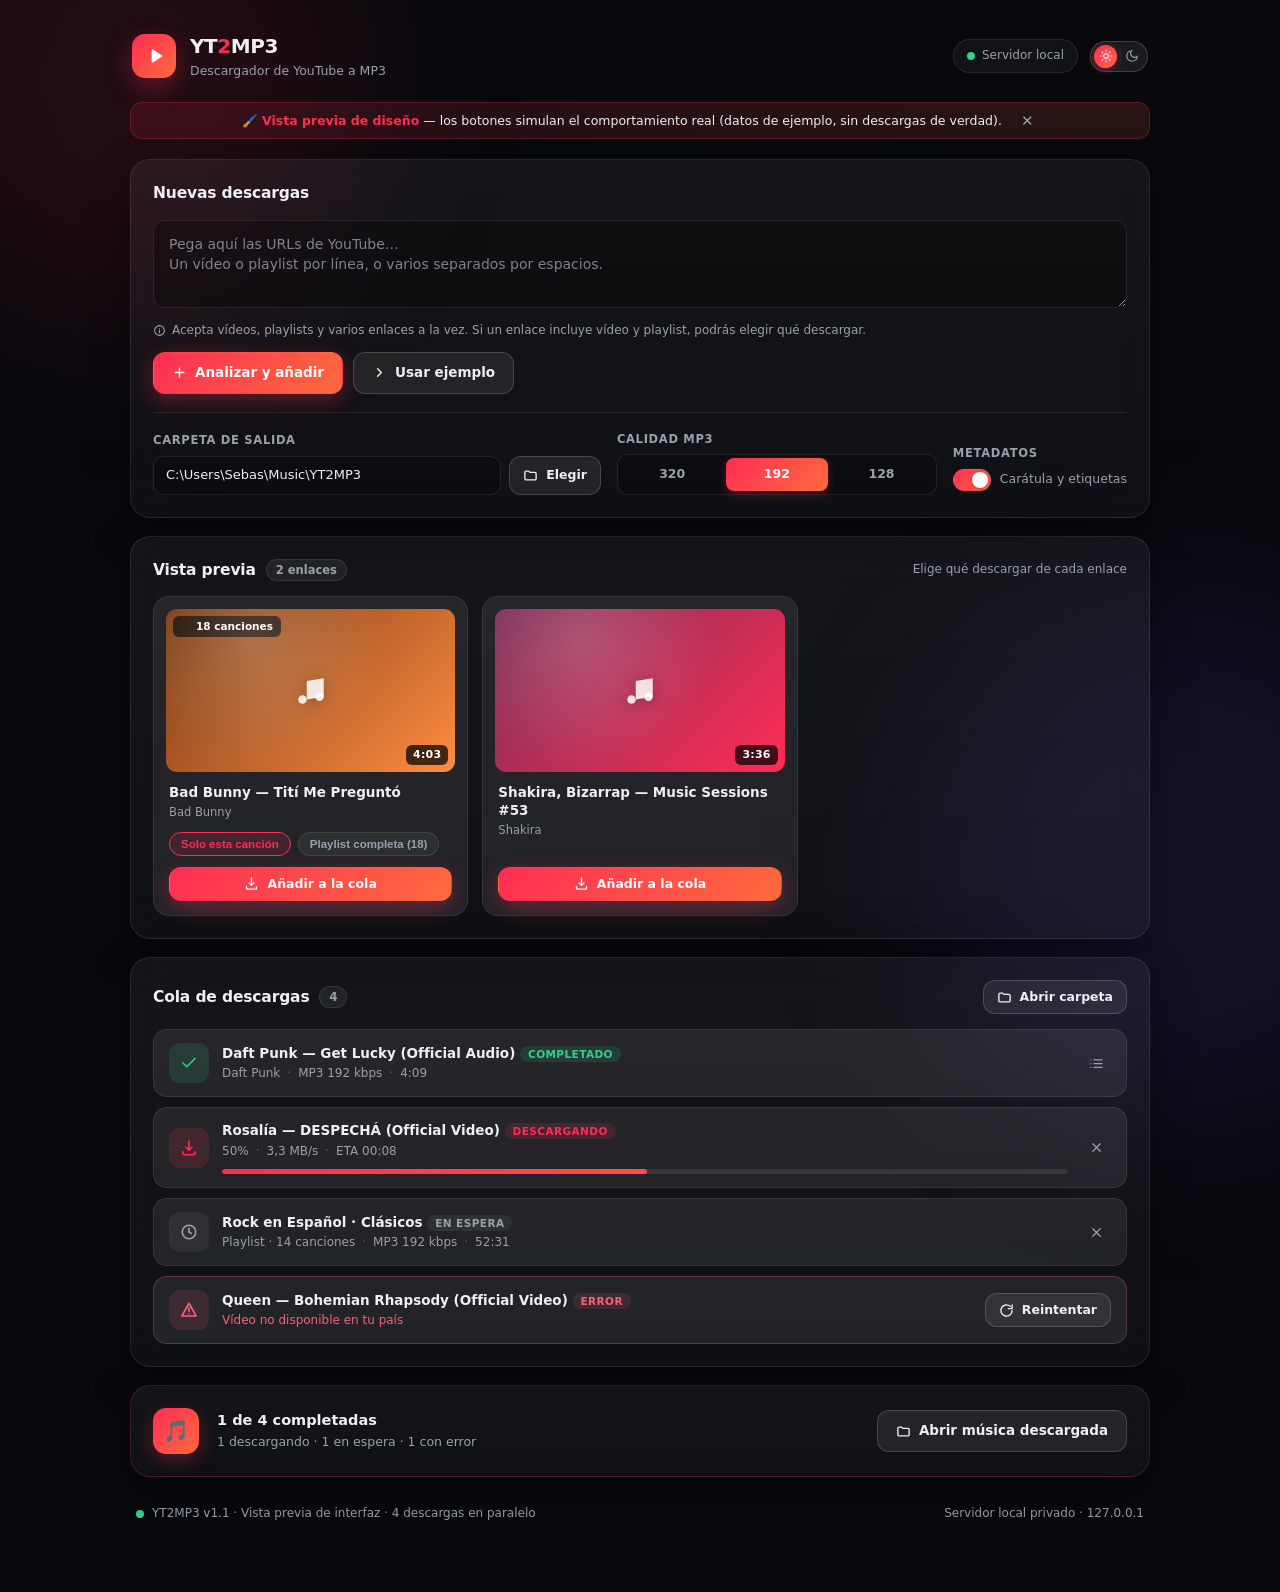
<file: docs/mockup.html>
<!DOCTYPE html>
<html lang="es" data-theme="dark">
<head>
<meta charset="UTF-8">
<meta name="viewport" content="width=device-width, initial-scale=1.0">
<meta name="color-scheme" content="dark light">
<title>YT2MP3 · Vista previa de diseño</title>
<style>
  /* ============ TEMAS ============ */
  :root[data-theme="dark"] {
    --bg: #08090d;
    --glow-1: rgba(255, 45, 85, .10);
    --glow-2: rgba(124, 92, 255, .10);
    --surface: rgba(255, 255, 255, .045);
    --surface-2: rgba(255, 255, 255, .075);
    --surface-solid: #12131a;
    --border: rgba(255, 255, 255, .09);
    --border-strong: rgba(255, 255, 255, .17);
    --text: #eef0f4;
    --muted: #99a1ad;
    --shadow: 0 14px 40px rgba(0, 0, 0, .38);
    --input-bg: rgba(0, 0, 0, .28);
    --chip-bg: rgba(255, 255, 255, .06);
    --track: rgba(255, 255, 255, .08);
  }
  :root[data-theme="light"] {
    --bg: #f2f3f6;
    --glow-1: rgba(255, 45, 85, .07);
    --glow-2: rgba(124, 92, 255, .07);
    --surface: #ffffff;
    --surface-2: #f4f5f8;
    --surface-solid: #ffffff;
    --border: #e4e7ee;
    --border-strong: #d3d8e2;
    --text: #15181f;
    --muted: #67718a;
    --shadow: 0 10px 30px rgba(23, 32, 60, .08);
    --input-bg: #f7f8fb;
    --chip-bg: #eef0f4;
    --track: #e7e9f0;
  }
  :root {
    --accent: #ff2d55;
    --accent-2: #ff6b3d;
    --accent-grad: linear-gradient(135deg, #ff2d55, #ff6b3d);
    --success: #2fd08c;
    --warn: #f5b638;
    --danger: #f8617d;
    --radius: 20px;
    --radius-sm: 12px;
  }

  * { box-sizing: border-box; margin: 0; padding: 0; }

  html { scroll-behavior: smooth; }

  body {
    font-family: "Segoe UI Variable Display", "Segoe UI", system-ui, -apple-system, Roboto, sans-serif;
    background: var(--bg);
    color: var(--text);
    min-height: 100vh;
    line-height: 1.45;
    transition: background .35s ease, color .35s ease;
    overflow-x: hidden;
  }

  /* Orbes de fondo */
  .orb {
    position: fixed;
    border-radius: 50%;
    filter: blur(90px);
    pointer-events: none;
    z-index: 0;
    animation: float 18s ease-in-out infinite alternate;
  }
  .orb.a { width: 480px; height: 480px; background: var(--glow-1); top: -160px; left: -120px; }
  .orb.b { width: 520px; height: 520px; background: var(--glow-2); bottom: -220px; right: -160px; animation-delay: -8s; }
  @keyframes float { from { transform: translateY(-12px) } to { transform: translateY(28px) } }

  .wrap { position: relative; z-index: 1; max-width: 1060px; margin: 0 auto; padding: 22px 20px 60px; }

  /* ============ CABECERA ============ */
  header {
    display: flex;
    align-items: center;
    gap: 14px;
    padding: 10px 2px 22px;
  }
  .logo {
    width: 44px; height: 44px;
    border-radius: 13px;
    background: var(--accent-grad);
    display: grid; place-items: center;
    box-shadow: 0 8px 24px rgba(255, 45, 85, .35);
    flex-shrink: 0;
  }
  .logo svg { width: 20px; height: 20px; fill: #fff; margin-left: 2px; }
  .brand h1 { font-size: 20px; font-weight: 700; letter-spacing: -.02em; }
  .brand h1 span { color: var(--accent); }
  .brand p { font-size: 12.5px; color: var(--muted); margin-top: 1px; }

  .header-right { margin-left: auto; display: flex; align-items: center; gap: 12px; }

  .status-pill {
    display: flex; align-items: center; gap: 7px;
    font-size: 12px; color: var(--muted);
    background: var(--surface);
    border: 1px solid var(--border);
    padding: 7px 13px;
    border-radius: 999px;
    backdrop-filter: blur(12px);
  }
  .dot {
    width: 8px; height: 8px; border-radius: 50%;
    background: var(--success);
    box-shadow: 0 0 0 0 rgba(47, 208, 140, .5);
    animation: pulse 2s infinite;
  }
  @keyframes pulse {
    0% { box-shadow: 0 0 0 0 rgba(47, 208, 140, .45) }
    70% { box-shadow: 0 0 0 7px rgba(47, 208, 140, 0) }
    100% { box-shadow: 0 0 0 0 rgba(47, 208, 140, 0) }
  }

  /* Interruptor tema */
  .theme-toggle {
    position: relative;
    width: 58px; height: 31px;
    border-radius: 999px;
    border: 1px solid var(--border-strong);
    background: var(--surface-2);
    cursor: pointer;
    display: flex; align-items: center; justify-content: space-between;
    padding: 0 8px;
    transition: background .3s;
  }
  .theme-toggle svg { width: 14px; height: 14px; stroke: var(--muted); fill: none; stroke-width: 2; stroke-linecap: round; position: relative; z-index: 1; transition: stroke .3s; }
  .theme-toggle .knob {
    position: absolute;
    top: 3px; left: 3px;
    width: 23px; height: 23px;
    border-radius: 50%;
    background: var(--accent-grad);
    box-shadow: 0 2px 8px rgba(255, 45, 85, .4);
    transition: transform .3s cubic-bezier(.4, 0, .2, 1);
  }
  :root[data-theme="light"] .theme-toggle .knob { transform: translateX(27px); }
  :root[data-theme="dark"] .theme-toggle svg:first-child { stroke: var(--text); }
  :root[data-theme="light"] .theme-toggle svg:last-child { stroke: var(--text); }

  /* Aviso mockup */
  .mock-banner {
    display: flex; align-items: center; justify-content: center; gap: 9px;
    background: linear-gradient(90deg, rgba(255, 45, 85, .12), rgba(255, 107, 61, .12));
    border: 1px solid rgba(255, 45, 85, .25);
    color: var(--text);
    font-size: 12.5px;
    padding: 8px 14px;
    border-radius: 12px;
    margin-bottom: 20px;
  }
  .mock-banner strong { color: var(--accent); font-weight: 600; }
  .mock-banner button {
    margin-left: 6px; border: 0; background: transparent; color: var(--muted);
    cursor: pointer; font-size: 15px; line-height: 1; padding: 2px 4px; border-radius: 6px;
  }
  .mock-banner button:hover { color: var(--text); background: var(--chip-bg); }

  /* ============ TARJETAS ============ */
  .card {
    background: var(--surface);
    border: 1px solid var(--border);
    border-radius: var(--radius);
    box-shadow: var(--shadow);
    backdrop-filter: blur(16px);
    padding: 22px;
    margin-bottom: 18px;
  }
  :root[data-theme="dark"] .card { background: linear-gradient(180deg, rgba(255,255,255,.055), rgba(255,255,255,.035)); }

  .section-head {
    display: flex; align-items: center; gap: 10px;
    margin-bottom: 15px;
  }
  .section-head h2 { font-size: 15.5px; font-weight: 650; letter-spacing: -.01em; }
  .count-chip {
    font-size: 11.5px; font-weight: 600;
    background: var(--chip-bg);
    border: 1px solid var(--border);
    color: var(--muted);
    border-radius: 999px;
    padding: 2px 9px;
  }
  .section-head .spacer { flex: 1; }

  /* Entrada de URLs */
  textarea {
    width: 100%;
    min-height: 88px;
    resize: vertical;
    background: var(--input-bg);
    border: 1px solid var(--border);
    border-radius: var(--radius-sm);
    color: var(--text);
    font: inherit;
    font-size: 14px;
    padding: 13px 15px;
    outline: none;
    transition: border-color .2s, box-shadow .2s;
  }
  textarea::placeholder { color: var(--muted); opacity: .8; }
  textarea:focus { border-color: var(--accent); box-shadow: 0 0 0 3px rgba(255, 45, 85, .15); }

  .input-hint { font-size: 12px; color: var(--muted); margin-top: 8px; display: flex; align-items: center; gap: 6px; }
  .input-hint svg { width: 13px; height: 13px; stroke: var(--muted); fill: none; stroke-width: 2; stroke-linecap: round; flex-shrink: 0; }

  /* Botones */
  .btn {
    display: inline-flex; align-items: center; gap: 8px;
    font: inherit; font-size: 13.5px; font-weight: 600;
    border-radius: var(--radius-sm);
    border: 1px solid transparent;
    padding: 10px 18px;
    cursor: pointer;
    transition: transform .15s, box-shadow .2s, background .2s, border-color .2s;
    white-space: nowrap;
  }
  .btn:active { transform: scale(.97); }
  .btn svg { width: 15px; height: 15px; fill: none; stroke: currentColor; stroke-width: 2.2; stroke-linecap: round; stroke-linejoin: round; }
  .btn-primary {
    background: var(--accent-grad); color: #fff;
    box-shadow: 0 6px 20px rgba(255, 45, 85, .35);
  }
  .btn-primary:hover { box-shadow: 0 8px 26px rgba(255, 45, 85, .5); }
  .btn-ghost {
    background: var(--surface-2); color: var(--text); border-color: var(--border-strong);
  }
  .btn-ghost:hover { border-color: var(--accent); color: var(--accent); }
  .btn-sm { font-size: 12.5px; padding: 7px 13px; }
  .icon-btn {
    width: 30px; height: 30px; border-radius: 9px;
    display: grid; place-items: center;
    background: transparent; border: 0; color: var(--muted);
    cursor: pointer; transition: background .15s, color .15s;
  }
  .icon-btn:hover { background: var(--chip-bg); color: var(--text); }
  .icon-btn svg { width: 15px; height: 15px; stroke: currentColor; fill: none; stroke-width: 2; stroke-linecap: round; stroke-linejoin: round; }

  .actions-row { display: flex; align-items: center; gap: 10px; margin-top: 13px; }

  /* Opciones */
  .options {
    display: grid;
    grid-template-columns: 1.4fr 1fr auto;
    gap: 16px;
    align-items: end;
    border-top: 1px solid var(--border);
    margin-top: 18px;
    padding-top: 18px;
  }
  .field label { display: block; font-size: 11.5px; font-weight: 600; color: var(--muted); text-transform: uppercase; letter-spacing: .06em; margin-bottom: 7px; }
  .folder-row { display: flex; gap: 8px; }
  .folder-input {
    flex: 1; min-width: 0;
    background: var(--input-bg);
    border: 1px solid var(--border);
    border-radius: 10px;
    color: var(--text);
    font: inherit; font-size: 13px;
    padding: 9px 12px;
    white-space: nowrap; overflow: hidden; text-overflow: ellipsis;
    cursor: default;
  }
  .segmented {
    display: flex; background: var(--input-bg);
    border: 1px solid var(--border);
    border-radius: 10px; padding: 3px; gap: 2px;
  }
  .segmented button {
    flex: 1; font: inherit; font-size: 12.5px; font-weight: 600;
    color: var(--muted); background: transparent; border: 0;
    border-radius: 8px; padding: 7px 4px; cursor: pointer;
    transition: background .2s, color .2s;
  }
  .segmented button.active { background: var(--accent-grad); color: #fff; box-shadow: 0 3px 10px rgba(255, 45, 85, .3); }

  .switch-row { display: flex; align-items: center; gap: 9px; cursor: pointer; padding-bottom: 4px; user-select: none; }
  .switch {
    width: 38px; height: 22px; border-radius: 999px;
    background: var(--track); border: 1px solid var(--border);
    position: relative; transition: background .25s; flex-shrink: 0;
  }
  .switch::after {
    content: ""; position: absolute; top: 2px; left: 2px;
    width: 16px; height: 16px; border-radius: 50%;
    background: #fff; box-shadow: 0 1px 4px rgba(0,0,0,.3);
    transition: transform .25s;
  }
  .switch.on { background: var(--accent-grad); border-color: transparent; }
  .switch.on::after { transform: translateX(16px); }
  .switch-row span { font-size: 12.5px; color: var(--muted); }

  /* ============ VISTA PREVIA ============ */
  .preview-grid {
    display: grid;
    grid-template-columns: repeat(auto-fill, minmax(290px, 1fr));
    gap: 14px;
  }
  .preview-card {
    background: var(--surface-2);
    border: 1px solid var(--border);
    border-radius: 16px;
    padding: 12px;
    display: flex; flex-direction: column; gap: 11px;
    transition: border-color .2s, transform .2s;
    animation: fadeUp .4s ease both;
  }
  .preview-card:hover { border-color: var(--border-strong); transform: translateY(-2px); }
  @keyframes fadeUp { from { opacity: 0; transform: translateY(8px) } to { opacity: 1; transform: none } }

  .thumb {
    position: relative;
    aspect-ratio: 16 / 9;
    border-radius: 11px;
    overflow: hidden;
    display: grid; place-items: center;
  }
  .thumb::after {
    content: "";
    position: absolute; inset: 0;
    background: radial-gradient(circle at 30% 20%, rgba(255,255,255,.18), transparent 55%);
  }
  .thumb svg { width: 34px; height: 34px; fill: rgba(255,255,255,.85); filter: drop-shadow(0 2px 8px rgba(0,0,0,.35)); }
  .thumb .dur {
    position: absolute; right: 7px; bottom: 7px;
    background: rgba(0,0,0,.72); color: #fff;
    font-size: 11px; font-weight: 600;
    padding: 2px 7px; border-radius: 6px;
    letter-spacing: .02em;
  }
  .thumb .pl-badge {
    position: absolute; left: 7px; top: 7px;
    background: rgba(0,0,0,.72); color: #fff;
    font-size: 10.5px; font-weight: 600;
    padding: 3px 8px; border-radius: 6px;
    display: flex; align-items: center; gap: 4px;
  }
  .thumb .pl-badge svg { width: 11px; height: 11px; }

  .pv-info { padding: 0 3px; }
  .pv-title { font-size: 13.5px; font-weight: 600; line-height: 1.35; display: -webkit-box; -webkit-line-clamp: 2; -webkit-box-orient: vertical; overflow: hidden; }
  .pv-sub { font-size: 11.5px; color: var(--muted); margin-top: 3px; }

  .pl-choice { display: flex; gap: 7px; flex-wrap: wrap; padding: 0 3px; }
  .chip {
    font-size: 11.5px; font-weight: 600;
    padding: 5px 11px; border-radius: 999px;
    background: var(--chip-bg);
    border: 1px solid var(--border);
    color: var(--muted);
    cursor: pointer;
    transition: all .15s;
  }
  .chip:hover { border-color: var(--border-strong); color: var(--text); }
  .chip.sel { background: rgba(255, 45, 85, .13); border-color: var(--accent); color: var(--accent); }

  .pv-actions { display: flex; gap: 8px; margin-top: auto; padding: 0 3px 2px; }
  .pv-actions .btn { flex: 1; justify-content: center; }

  /* ============ COLA ============ */
  .queue { display: flex; flex-direction: column; gap: 10px; }

  .q-item {
    display: grid;
    grid-template-columns: 40px 1fr auto;
    gap: 13px;
    align-items: center;
    background: var(--surface-2);
    border: 1px solid var(--border);
    border-radius: 14px;
    padding: 13px 15px;
    animation: fadeUp .35s ease both;
    transition: border-color .2s;
  }
  .q-item:hover { border-color: var(--border-strong); }
  .q-item.done { opacity: .78; }
  .q-item.err { border-color: rgba(248, 97, 125, .3); }

  .q-icon {
    width: 40px; height: 40px; border-radius: 11px;
    display: grid; place-items: center;
    flex-shrink: 0;
  }
  .q-icon svg { width: 18px; height: 18px; fill: none; stroke-width: 2.2; stroke-linecap: round; stroke-linejoin: round; }
  .q-icon.downloading { background: rgba(255, 45, 85, .14); }
  .q-icon.downloading svg { stroke: var(--accent); }
  .q-icon.done { background: rgba(47, 208, 140, .13); }
  .q-icon.done svg { stroke: var(--success); }
  .q-icon.waiting { background: var(--chip-bg); }
  .q-icon.waiting svg { stroke: var(--muted); }
  .q-icon.err { background: rgba(248, 97, 125, .13); }
  .q-icon.err svg { stroke: var(--danger); }

  .q-main { min-width: 0; }
  .q-title { font-size: 13.5px; font-weight: 600; overflow: hidden; text-overflow: ellipsis; white-space: nowrap; }
  .q-meta { font-size: 12px; color: var(--muted); margin-top: 2px; display: flex; align-items: center; gap: 7px; flex-wrap: wrap; }
  .q-meta .sep { opacity: .45; }

  .badge {
    font-size: 10.5px; font-weight: 700; letter-spacing: .04em;
    text-transform: uppercase;
    padding: 2px 8px; border-radius: 999px;
  }
  .badge.downloading { background: rgba(255, 45, 85, .14); color: var(--accent); }
  .badge.done { background: rgba(47, 208, 140, .13); color: var(--success); }
  .badge.waiting { background: var(--chip-bg); color: var(--muted); }
  .badge.err { background: rgba(248, 97, 125, .13); color: var(--danger); }

  .progress-track {
    height: 5px; border-radius: 999px;
    background: var(--track);
    margin-top: 9px;
    overflow: hidden;
  }
  .progress-fill {
    height: 100%; border-radius: 999px;
    background: var(--accent-grad);
    background-size: 200% 100%;
    animation: shine 2.2s linear infinite;
    transition: width .35s ease;
  }
  @keyframes shine { from { background-position: 0% 0 } to { background-position: 200% 0 } }

  .q-actions { display: flex; gap: 4px; align-items: center; }

  /* ============ RESUMEN ============ */
  .summary-card {
    display: flex; align-items: center; gap: 18px;
    background: linear-gradient(135deg, rgba(255, 45, 85, .10), rgba(255, 107, 61, .07));
    border: 1px solid rgba(255, 45, 85, .22);
  }
  .summary-emoji {
    width: 46px; height: 46px; border-radius: 13px;
    background: var(--accent-grad);
    display: grid; place-items: center;
    font-size: 21px;
    flex-shrink: 0;
    box-shadow: 0 6px 18px rgba(255, 45, 85, .3);
  }
  .summary-text h3 { font-size: 14.5px; font-weight: 650; }
  .summary-text p { font-size: 12.5px; color: var(--muted); margin-top: 2px; }
  .summary-card .btn { margin-left: auto; }

  /* ============ PIE ============ */
  footer {
    display: flex; align-items: center; justify-content: space-between;
    gap: 12px; flex-wrap: wrap;
    padding: 10px 6px;
    color: var(--muted);
    font-size: 12px;
  }
  footer .left { display: flex; align-items: center; gap: 8px; }

  /* ============ TOASTS ============ */
  .toasts {
    position: fixed; bottom: 22px; right: 22px;
    display: flex; flex-direction: column; gap: 9px;
    z-index: 50;
  }
  .toast {
    display: flex; align-items: center; gap: 10px;
    background: var(--surface-solid);
    border: 1px solid var(--border-strong);
    border-radius: 12px;
    padding: 11px 15px;
    font-size: 13px;
    box-shadow: var(--shadow);
    animation: toastIn .3s cubic-bezier(.3, 1.2, .4, 1) both;
    max-width: 340px;
  }
  .toast svg { width: 16px; height: 16px; stroke: var(--success); fill: none; stroke-width: 2.4; stroke-linecap: round; stroke-linejoin: round; flex-shrink: 0; }
  .toast.out { animation: toastOut .25s ease both; }
  @keyframes toastIn { from { opacity: 0; transform: translateY(10px) scale(.97) } to { opacity: 1; transform: none } }
  @keyframes toastOut { to { opacity: 0; transform: translateY(6px) scale(.98) } }

  /* ============ RESPONSIVE ============ */
  @media (max-width: 760px) {
    .options { grid-template-columns: 1fr; }
    .header-right .status-pill span.txt { display: none; }
    .q-item { grid-template-columns: 36px 1fr auto; padding: 11px 12px; }
    .q-icon { width: 36px; height: 36px; }
    .summary-card { flex-wrap: wrap; }
    .summary-card .btn { margin-left: 0; width: 100%; justify-content: center; }
    header { flex-wrap: wrap; }
  }
</style>
</head>
<body>
<div class="orb a"></div>
<div class="orb b"></div>

<div class="wrap">

  <!-- CABECERA -->
  <header>
    <div class="logo" aria-hidden="true">
      <svg viewBox="0 0 24 24"><path d="M8 5.14v13.72c0 .8.87 1.3 1.56.9l10.5-6.86a1.06 1.06 0 0 0 0-1.8L9.56 4.24A1.06 1.06 0 0 0 8 5.14z"/></svg>
    </div>
    <div class="brand">
      <h1>YT<span>2</span>MP3</h1>
      <p>Descargador de YouTube a MP3</p>
    </div>
    <div class="header-right">
      <div class="status-pill" title="Servidor local en funcionamiento">
        <span class="dot"></span>
        <span class="txt">Servidor local</span>
      </div>
      <button class="theme-toggle" id="themeToggle" aria-label="Cambiar entre modo oscuro y claro" title="Cambiar tema">
        <svg viewBox="0 0 24 24"><circle cx="12" cy="12" r="4"/><path d="M12 2v2m0 16v2M4.9 4.9l1.4 1.4m11.4 11.4 1.4 1.4M2 12h2m16 0h2M4.9 19.1l1.4-1.4M17.7 6.3l1.4-1.4"/></svg>
        <svg viewBox="0 0 24 24"><path d="M21 12.8A9 9 0 1 1 11.2 3a7 7 0 0 0 9.8 9.8z"/></svg>
        <span class="knob"></span>
      </button>
    </div>
  </header>

  <!-- AVISO MOCKUP -->
  <div class="mock-banner" id="mockBanner">
    <span>🖌️ <strong>Vista previa de diseño</strong> — los botones simulan el comportamiento real (datos de ejemplo, sin descargas de verdad).</span>
    <button aria-label="Cerrar aviso" onclick="document.getElementById('mockBanner').remove()">✕</button>
  </div>

  <!-- NUEVAS DESCARGAS -->
  <section class="card">
    <div class="section-head">
      <h2>Nuevas descargas</h2>
    </div>

    <textarea id="urls" placeholder="Pega aquí las URLs de YouTube…&#10;Un vídeo o playlist por línea, o varios separados por espacios."></textarea>
    <div class="input-hint">
      <svg viewBox="0 0 24 24"><circle cx="12" cy="12" r="9"/><path d="M12 8h.01M12 11v5"/></svg>
      Acepta vídeos, playlists y varios enlaces a la vez. Si un enlace incluye vídeo y playlist, podrás elegir qué descargar.
    </div>

    <div class="actions-row">
      <button class="btn btn-primary" id="btnAnalyze">
        <svg viewBox="0 0 24 24"><path d="M12 5v14M5 12h14"/></svg>
        Analizar y añadir
      </button>
      <button class="btn btn-ghost" id="btnExample">
        <svg viewBox="0 0 24 24"><path d="M9 18l6-6-6-6"/></svg>
        Usar ejemplo
      </button>
    </div>

    <div class="options">
      <div class="field">
        <label>Carpeta de salida</label>
        <div class="folder-row">
          <div class="folder-input" id="folderPath">C:\Users\Sebas\Music\YT2MP3</div>
          <button class="btn btn-ghost btn-sm" id="btnFolder">
            <svg viewBox="0 0 24 24"><path d="M3 7a2 2 0 0 1 2-2h4l2 2h8a2 2 0 0 1 2 2v8a2 2 0 0 1-2 2H5a2 2 0 0 1-2-2z"/></svg>
            Elegir
          </button>
        </div>
      </div>

      <div class="field">
        <label>Calidad MP3</label>
        <div class="segmented" id="quality">
          <button data-q="320">320</button>
          <button data-q="192" class="active">192</button>
          <button data-q="128">128</button>
        </div>
      </div>

      <div class="field">
        <label>Metadatos</label>
        <div class="switch-row" id="metaRow">
          <div class="switch on" id="metaSwitch"></div>
          <span>Carátula y etiquetas</span>
        </div>
      </div>
    </div>
  </section>

  <!-- VISTA PREVIA -->
  <section class="card" id="previewSection">
    <div class="section-head">
      <h2>Vista previa</h2>
      <span class="count-chip" id="previewCount">2 enlaces</span>
      <div class="spacer"></div>
      <span style="font-size:12px;color:var(--muted)">Elige qué descargar de cada enlace</span>
    </div>
    <div class="preview-grid" id="previewGrid"></div>
  </section>

  <!-- COLA -->
  <section class="card">
    <div class="section-head">
      <h2>Cola de descargas</h2>
      <span class="count-chip" id="queueCount">4</span>
      <div class="spacer"></div>
      <button class="btn btn-ghost btn-sm" id="btnOpenFolder">
        <svg viewBox="0 0 24 24"><path d="M3 7a2 2 0 0 1 2-2h4l2 2h8a2 2 0 0 1 2 2v8a2 2 0 0 1-2 2H5a2 2 0 0 1-2-2z"/></svg>
        Abrir carpeta
      </button>
    </div>
    <div class="queue" id="queue"></div>
  </section>

  <!-- RESUMEN -->
  <section class="card summary-card">
    <div class="summary-emoji" aria-hidden="true">🎵</div>
    <div class="summary-text">
      <h3 id="summaryTitle">2 de 4 completadas</h3>
      <p id="summarySub">1 descargando · 1 en espera · 1 con error</p>
    </div>
    <button class="btn btn-ghost" id="btnOpenFolder2">
      <svg viewBox="0 0 24 24"><path d="M3 7a2 2 0 0 1 2-2h4l2 2h8a2 2 0 0 1 2 2v8a2 2 0 0 1-2 2H5a2 2 0 0 1-2-2z"/></svg>
      Abrir música descargada
    </button>
  </section>

  <!-- PIE -->
  <footer>
    <div class="left">
      <span class="dot" style="background:var(--success)"></span>
      <span>YT2MP3 v1.1 · Vista previa de interfaz · 4 descargas en paralelo</span>
    </div>
    <span>Servidor local privado · 127.0.0.1</span>
  </footer>
</div>

<div class="toasts" id="toasts"></div>

<script>
/* ================= TEMA ================= */
const root = document.documentElement;
const savedTheme = localStorage.getItem('yt2mp3-theme');
if (savedTheme === 'light' || savedTheme === 'dark') root.dataset.theme = savedTheme;

document.getElementById('themeToggle').addEventListener('click', () => {
  const next = root.dataset.theme === 'dark' ? 'light' : 'dark';
  root.dataset.theme = next;
  localStorage.setItem('yt2mp3-theme', next);
});

/* ================= UTILIDADES ================= */
const $ = (s) => document.querySelector(s);
const esc = (s) => String(s).replace(/[&<>"']/g, c => ({ '&': '&amp;', '<': '&lt;', '>': '&gt;', '"': '&quot;', "'": '&#39;' }[c]));
const rand = (a, b) => a + Math.random() * (b - a);

const ICON = {
  music: '<svg viewBox="0 0 24 24"><path d="M9 18V5l12-2v13"/><circle cx="6" cy="18" r="3"/><circle cx="18" cy="16" r="3"/></svg>',
  download: '<svg viewBox="0 0 24 24"><path d="M12 3v12m0 0 4-4m-4 4-4-4"/><path d="M4 17v2a2 2 0 0 0 2 2h12a2 2 0 0 0 2-2v-2"/></svg>',
  check: '<svg viewBox="0 0 24 24"><path d="M20 6 9 17l-5-5"/></svg>',
  clock: '<svg viewBox="0 0 24 24"><circle cx="12" cy="12" r="9"/><path d="M12 7v5l3 2"/></svg>',
  alert: '<svg viewBox="0 0 24 24"><path d="M12 3 2.5 20h19z"/><path d="M12 9v5m0 3h.01"/></svg>',
  retry: '<svg viewBox="0 0 24 24"><path d="M21 12a9 9 0 1 1-3-6.7"/><path d="M21 3v6h-6"/></svg>',
  x: '<svg viewBox="0 0 24 24"><path d="M18 6 6 18M6 6l12 12"/></svg>',
  list: '<svg viewBox="0 0 24 24"><path d="M8 6h13M8 12h13M8 18h13M3 6h.01M3 12h.01M3 18h.01"/></svg>',
  play: '<svg viewBox="0 0 24 24"><path d="M8 5.14v13.72c0 .8.87 1.3 1.56.9l10.5-6.86a1.06 1.06 0 0 0 0-1.8L9.56 4.24A1.06 1.06 0 0 0 8 5.14z"/></svg>'
};

const GRADS = [
  'linear-gradient(135deg,#7c2d55,#ff2d55)',
  'linear-gradient(135deg,#123f6b,#2d9dff)',
  'linear-gradient(135deg,#1f5c3f,#2fd08c)',
  'linear-gradient(135deg,#4a2a7a,#a06bff)',
  'linear-gradient(135deg,#7a3a12,#ff8c42)'
];

function toast(msg) {
  const box = $('#toasts');
  const el = document.createElement('div');
  el.className = 'toast';
  el.innerHTML = ICON.check + '<span>' + esc(msg) + '</span>';
  box.appendChild(el);
  setTimeout(() => { el.classList.add('out'); setTimeout(() => el.remove(), 260); }, 3200);
}

/* ================= ESTADO (simulado) ================= */
let queue = [
  { id: 1, title: 'Daft Punk — Get Lucky (Official Audio)', channel: 'Daft Punk', dur: '4:09', status: 'done', grad: 0 },
  { id: 2, title: 'Rosalía — DESPECHÁ (Official Video)', channel: 'Rosalía', dur: '2:47', status: 'downloading', grad: 1, progress: 46, speed: '1,8 MB/s', eta: '00:12' },
  { id: 3, title: 'Rock en Español · Clásicos', channel: 'Playlist · 14 canciones', dur: '52:31', status: 'waiting', grad: 2, playlist: true },
  { id: 4, title: 'Queen — Bohemian Rhapsody (Official Video)', channel: 'Queen', dur: '5:55', status: 'err', grad: 3, error: 'Vídeo no disponible en tu país' }
];

let previews = [
  { id: 'p1', title: 'Bad Bunny — Tití Me Preguntó', channel: 'Bad Bunny', dur: '4:03', grad: 4, playlist: 18, choice: 'single' },
  { id: 'p2', title: 'Shakira, Bizarrap — Music Sessions #53', channel: 'Shakira', dur: '3:36', grad: 0, playlist: 0, choice: 'single' }
];

let nextId = 5;

/* ================= RENDER: VISTA PREVIA ================= */
function renderPreviews() {
  const grid = $('#previewGrid');
  grid.innerHTML = previews.map(p => `
    <div class="preview-card">
      <div class="thumb" style="background:${GRADS[p.grad % GRADS.length]}">
        ${p.playlist ? '<span class="pl-badge">' + ICON.list + ' ' + p.playlist + ' canciones</span>' : ''}
        ${ICON.music}
        <span class="dur">${esc(p.dur)}</span>
      </div>
      <div class="pv-info">
        <div class="pv-title">${esc(p.title)}</div>
        <div class="pv-sub">${esc(p.channel)}</div>
      </div>
      ${p.playlist ? `
      <div class="pl-choice">
        <button class="chip ${p.choice === 'single' ? 'sel' : ''}" data-pv="${p.id}" data-choice="single">Solo esta canción</button>
        <button class="chip ${p.choice === 'playlist' ? 'sel' : ''}" data-pv="${p.id}" data-choice="playlist">Playlist completa (${p.playlist})</button>
      </div>` : ''}
      <div class="pv-actions">
        <button class="btn btn-primary btn-sm" data-add="${p.id}">
          ${ICON.download} Añadir a la cola
        </button>
      </div>
    </div>
  `).join('');

  $('#previewCount').textContent = previews.length + (previews.length === 1 ? ' enlace' : ' enlaces');
  $('#previewSection').style.display = previews.length ? '' : 'none';

  grid.querySelectorAll('[data-choice]').forEach(btn => {
    btn.addEventListener('click', () => {
      const p = previews.find(x => x.id === btn.dataset.pv);
      if (p) { p.choice = btn.dataset.choice; renderPreviews(); }
    });
  });
  grid.querySelectorAll('[data-add]').forEach(btn => {
    btn.addEventListener('click', () => addToQueue(btn.dataset.add));
  });
}

function addToQueue(previewId) {
  const p = previews.find(x => x.id === previewId);
  if (!p) return;
  previews = previews.filter(x => x.id !== previewId);
  renderPreviews();

  const isPl = p.playlist > 0 && p.choice === 'playlist';
  queue.push({
    id: nextId++,
    title: p.title + (isPl ? ' · Playlist' : ''),
    channel: isPl ? 'Playlist · ' + p.playlist + ' canciones' : p.channel,
    dur: p.dur,
    status: 'waiting',
    grad: p.grad,
    playlist: isPl
  });
  renderQueue();
  toast('Añadido a la cola: ' + p.title);
  pumpQueue();
}

/* ================= RENDER: COLA ================= */
function statusIcon(status) {
  const cls = 'q-icon ' + status;
  const svg = { downloading: ICON.download, done: ICON.check, waiting: ICON.clock, err: ICON.alert }[status];
  return `<div class="${cls}">${svg}</div>`;
}
function statusBadge(status) {
  const label = { downloading: 'Descargando', done: 'Completado', waiting: 'En espera', err: 'Error' }[status];
  return `<span class="badge ${status}">${label}</span>`;
}

function renderQueue() {
  const box = $('#queue');
  box.innerHTML = queue.map(item => {
    const meta = item.status === 'downloading'
      ? (item.playlist
          ? `Canción ${Math.min(14, Math.floor(item.progress / 8) + 1)} de 14 <span class="sep">·</span> ${Math.round(item.progress)}% <span class="sep">·</span> ${esc(item.speed)} <span class="sep">·</span> ETA ${esc(item.eta)}`
          : `${Math.round(item.progress)}% <span class="sep">·</span> ${esc(item.speed)} <span class="sep">·</span> ETA ${esc(item.eta)}`)
      : item.status === 'err'
        ? `<span style="color:var(--danger)">${esc(item.error)}</span>`
        : `${esc(item.channel)} <span class="sep">·</span> MP3 192 kbps <span class="sep">·</span> ${esc(item.dur)}`;

    const actions = item.status === 'downloading'
      ? `<button class="icon-btn" title="Cancelar" data-cancel="${item.id}">${ICON.x}</button>`
      : item.status === 'err'
        ? `<button class="btn btn-ghost btn-sm" data-retry="${item.id}">${ICON.retry} Reintentar</button>`
        : item.status === 'done'
          ? `<button class="icon-btn" title="Abrir carpeta" data-open="${item.id}">${ICON.list}</button>`
          : `<button class="icon-btn" title="Quitar de la cola" data-cancel="${item.id}">${ICON.x}</button>`;

    return `
    <div class="q-item ${item.status}">
      ${statusIcon(item.status)}
      <div class="q-main">
        <div class="q-title">${esc(item.title)} ${statusBadge(item.status)}</div>
        <div class="q-meta">${meta}</div>
        ${item.status === 'downloading' ? `
          <div class="progress-track"><div class="progress-fill" style="width:${item.progress}%"></div></div>` : ''}
      </div>
      <div class="q-actions">${actions}</div>
    </div>`;
  }).join('');

  $('#queueCount').textContent = queue.length;
  box.querySelectorAll('[data-cancel]').forEach(b => b.addEventListener('click', () => {
    queue = queue.filter(x => x.id !== +b.dataset.cancel); renderQueue(); updateSummary(); pumpQueue();
  }));
  box.querySelectorAll('[data-retry]').forEach(b => b.addEventListener('click', () => {
    const item = queue.find(x => x.id === +b.dataset.retry);
    if (item) { item.status = 'waiting'; item.error = ''; renderQueue(); pumpQueue(); toast('Reintentando: ' + item.title); }
  }));
  box.querySelectorAll('[data-open]').forEach(b => b.addEventListener('click', () => toast('En la app real se abriría la carpeta de música.')));

  updateSummary();
}

/* ================= SIMULACIÓN DE DESCARGAS ================= */
function pumpQueue() {
  const active = queue.filter(q => q.status === 'downloading').length;
  if (active >= 2) return;
  const next = queue.find(q => q.status === 'waiting');
  if (next) {
    next.status = 'downloading';
    next.progress = 0;
    next.speed = rand(1.2, 3.4).toFixed(1).replace('.', ',') + ' MB/s';
    next.eta = '00:' + String(Math.floor(rand(8, 40))).padStart(2, '0');
    renderQueue();
    animate(next.id);
  }
}

function animate(id) {
  const timer = setInterval(() => {
    const item = queue.find(x => x.id === id);
    if (!item || item.status !== 'downloading') { clearInterval(timer); return; }
    item.progress = Math.min(100, item.progress + rand(0.8, 3.2));
    item.speed = rand(1.0, 3.6).toFixed(1).replace('.', ',') + ' MB/s';
    const remaining = Math.max(0, Math.round((100 - item.progress) / 6));
    item.eta = '00:' + String(remaining).padStart(2, '0');
    if (item.progress >= 100) {
      item.status = 'done';
      clearInterval(timer);
      toast('Completado: ' + item.title);
      renderQueue();
      pumpQueue();
      return;
    }
    renderQueue();
  }, 700);
}

/* ================= RESUMEN ================= */
function updateSummary() {
  const total = queue.length;
  const done = queue.filter(q => q.status === 'done').length;
  const downloading = queue.filter(q => q.status === 'downloading').length;
  const waiting = queue.filter(q => q.status === 'waiting').length;
  const err = queue.filter(q => q.status === 'err').length;

  $('#summaryTitle').textContent = total ? `${done} de ${total} completadas` : 'Sin descargas en la cola';
  const parts = [];
  if (downloading) parts.push(downloading + ' descargando');
  if (waiting) parts.push(waiting + ' en espera');
  if (err) parts.push(err + ' con error');
  $('#summarySub').textContent = parts.length ? parts.join(' · ') : (total ? 'Todo listo' : 'Pega enlaces arriba para empezar');
}

/* ================= ACCIONES DEL MOCKUP ================= */
const sampleTitles = [
  ['Dua Lipa — Levitating (Official Music Video)', 'Dua Lipa', '3:23'],
  ['The Weeknd — Blinding Lights', 'The Weeknd', '4:22'],
  ['Coldplay — Viva La Vida', 'Coldplay', '4:04'],
  ['Bad Gyal — Chulo', 'Bad Gyal', '2:31'],
  ['Playlist: Indie Español 2024', 'Playlist · 25 canciones', '1:22:14']
];

let sampleIdx = 0;

function analyzeInput() {
  const raw = $('#urls').value.trim();
  const lines = raw ? raw.split(/\s+/).filter(Boolean) : [];
  const count = Math.max(1, Math.min(3, lines.length || 1));

  for (let i = 0; i < count; i++) {
    const s = sampleTitles[sampleIdx++ % sampleTitles.length];
    previews.push({
      id: 'p' + Date.now() + i,
      title: s[0], channel: s[1], dur: s[2],
      grad: Math.floor(Math.random() * GRADS.length),
      playlist: s[1].startsWith('Playlist') ? 25 : (i === 0 ? 0 : 12),
      choice: 'single'
    });
  }
  $('#urls').value = '';
  renderPreviews();
  toast(count === 1 ? 'Enlace analizado. Elige qué descargar.' : count + ' enlaces analizados.');
  $('#previewSection').scrollIntoView({ behavior: 'smooth', block: 'nearest' });
}

$('#btnAnalyze').addEventListener('click', analyzeInput);
$('#btnExample').addEventListener('click', () => {
  $('#urls').value = 'https://www.youtube.com/watch?v=ejemplo1\nhttps://www.youtube.com/playlist?list=ejemplo2';
  analyzeInput();
});
$('#btnFolder').addEventListener('click', () => toast('En la app real se abrirá el selector de carpetas de Windows.'));
$('#btnOpenFolder').addEventListener('click', () => toast('En la app real se abrirá la carpeta de música.'));
$('#btnOpenFolder2').addEventListener('click', () => toast('En la app real se abrirá la carpeta de música.'));

$('#quality').addEventListener('click', (e) => {
  const btn = e.target.closest('button[data-q]');
  if (!btn) return;
  $('#quality').querySelectorAll('button').forEach(b => b.classList.remove('active'));
  btn.classList.add('active');
  toast('Calidad seleccionada: MP3 ' + btn.dataset.q + ' kbps');
});

$('#metaRow').addEventListener('click', () => {
  $('#metaSwitch').classList.toggle('on');
});

/* ================= ARRANQUE ================= */
renderPreviews();
renderQueue();
animate(2);
</script>
</body>
</html>
</file>
